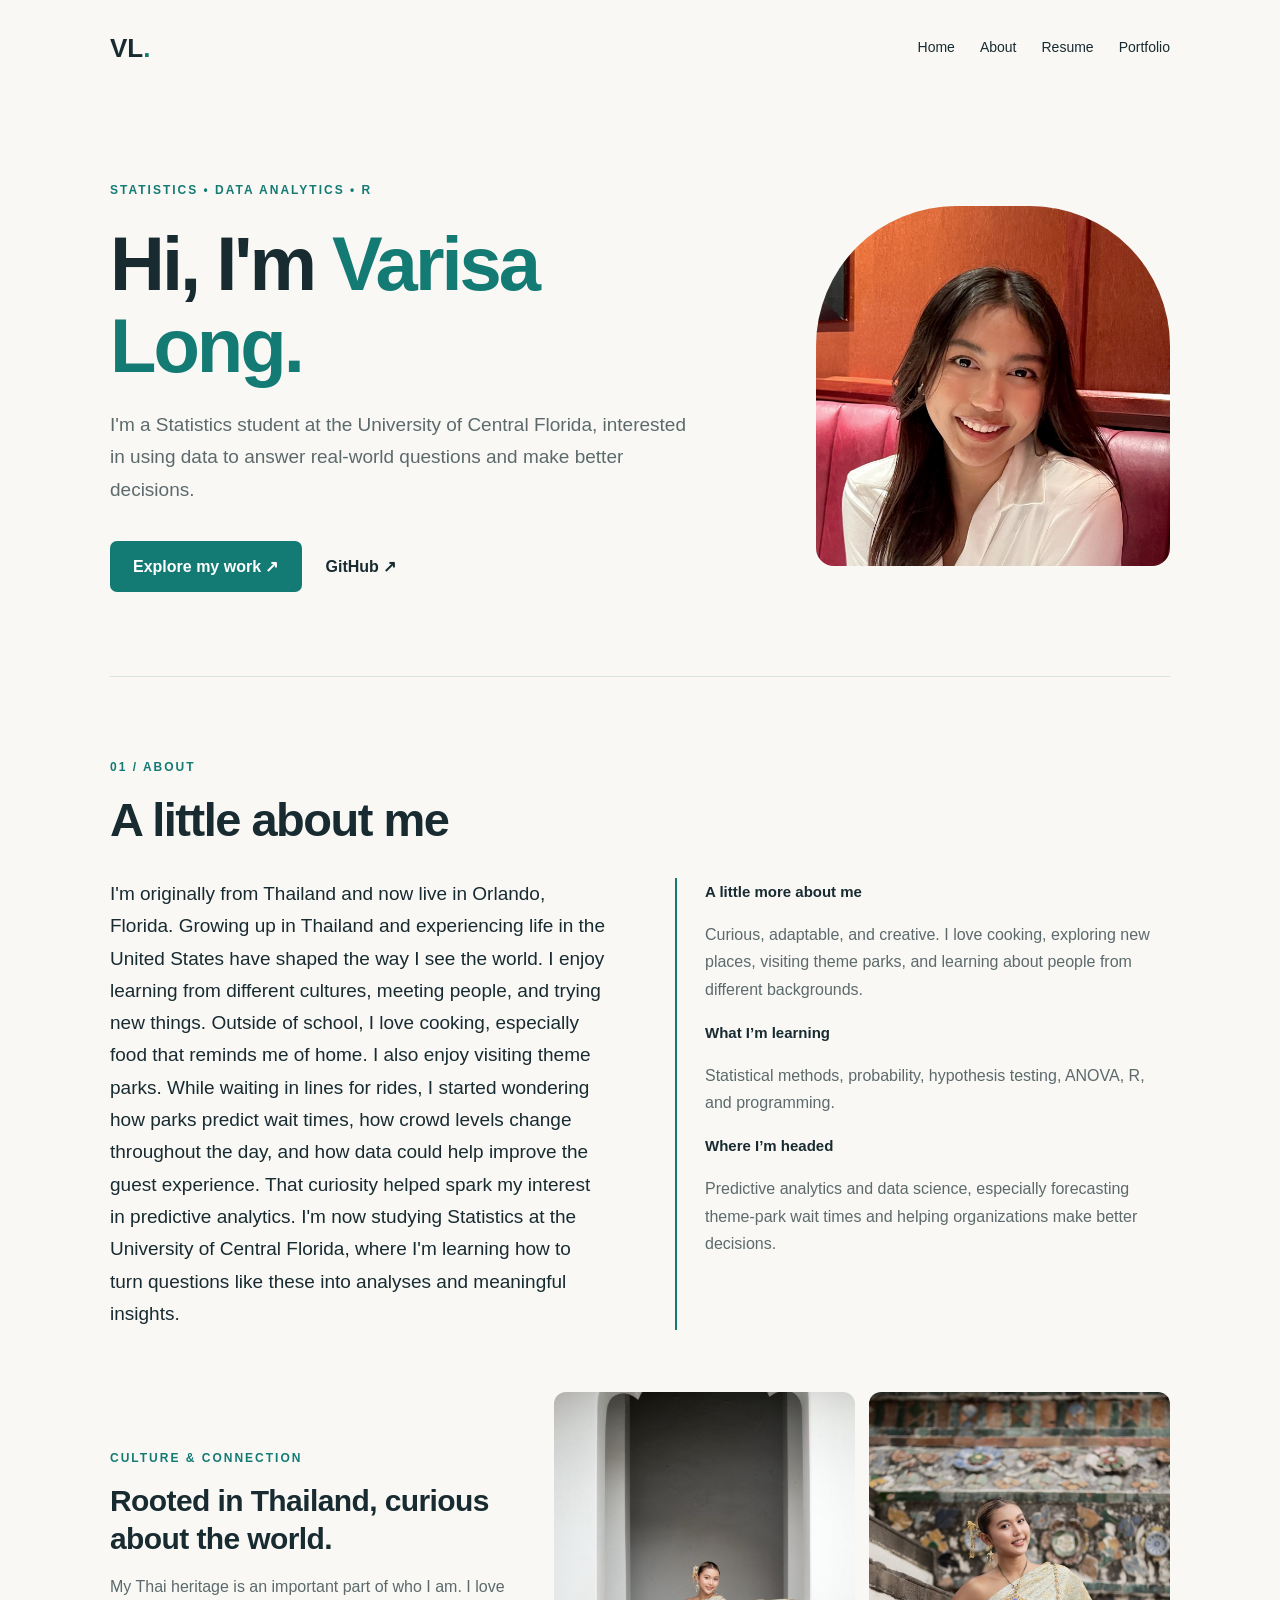
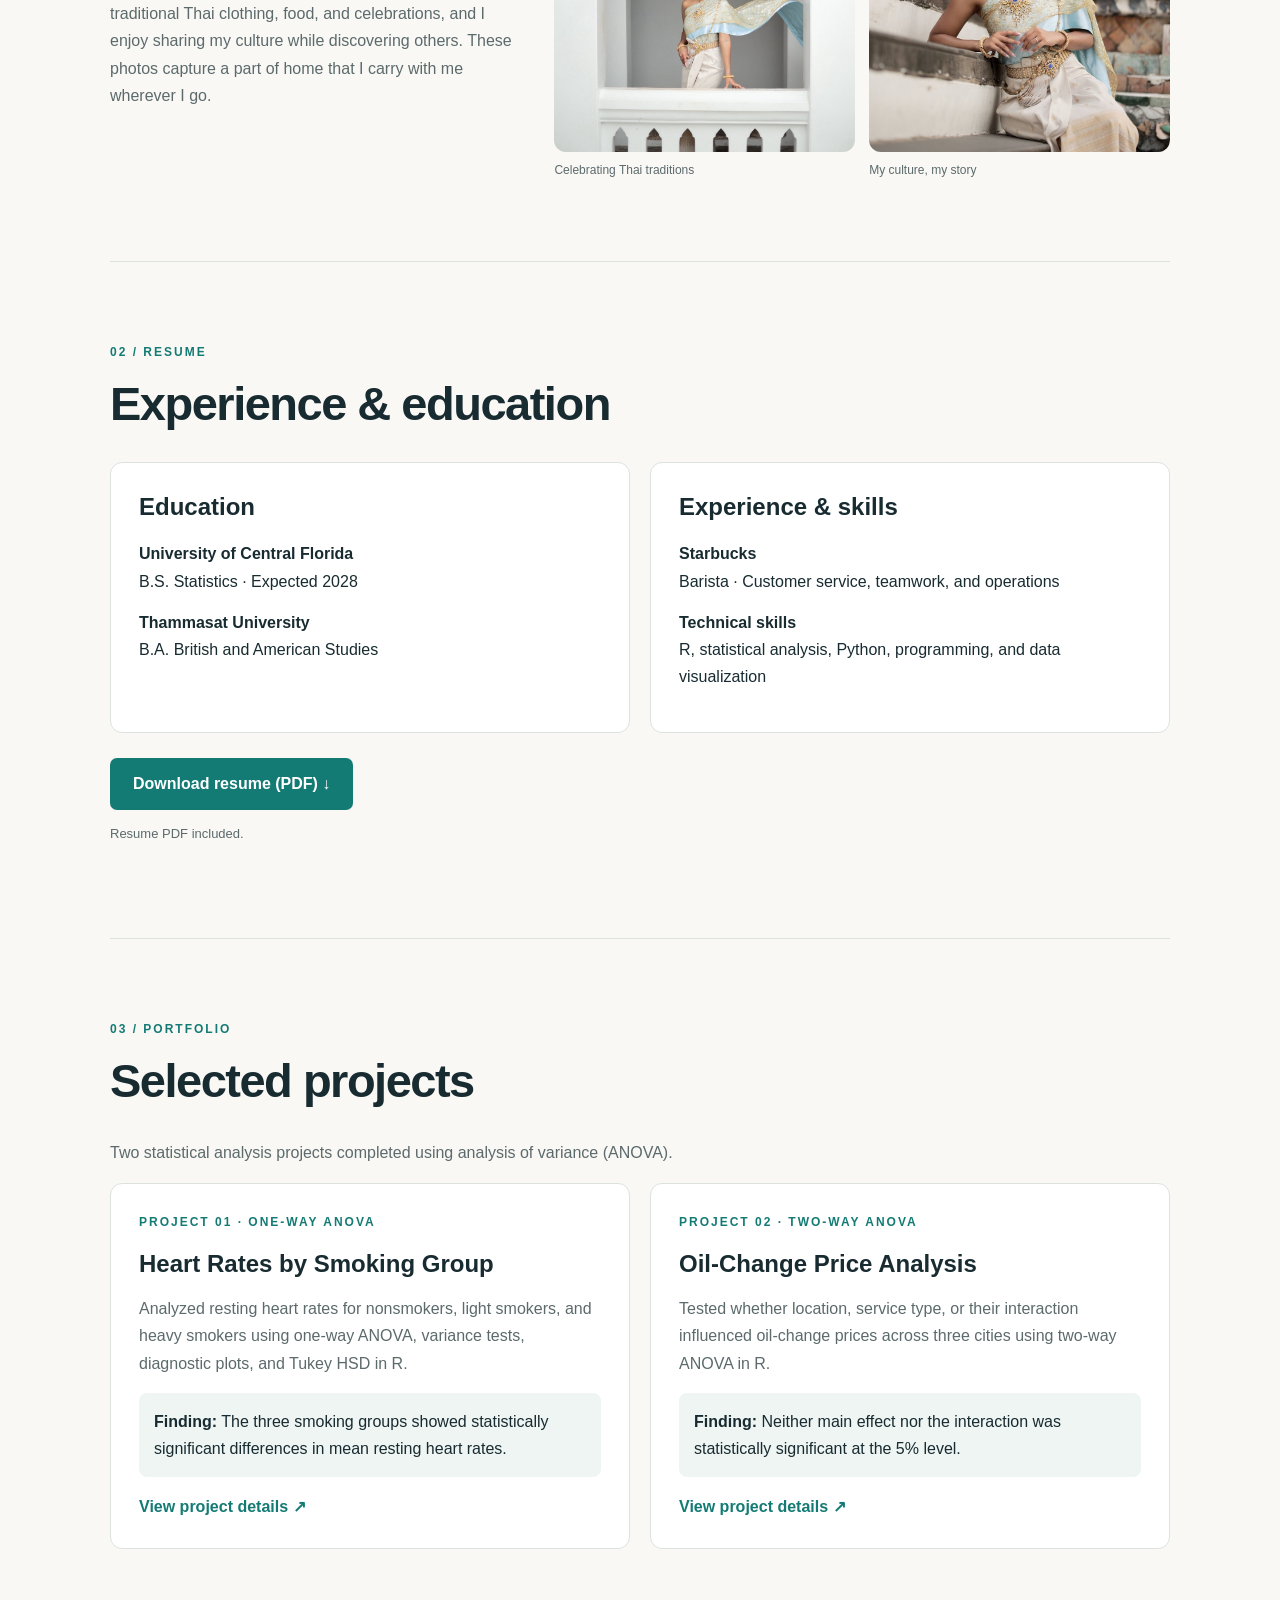
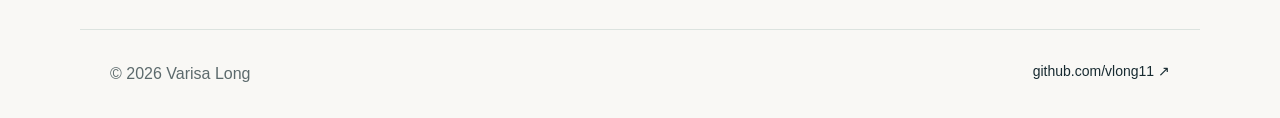
<file: index.html>
<!DOCTYPE html>

<html lang="en"><head><meta charset="utf-8"/><meta content="width=device-width,initial-scale=1" name="viewport"/><meta content="Varisa Long — Statistics student and aspiring data analyst" name="description"/><title>Varisa Long | Statistics &amp; Data Analytics</title><link href="style.css" rel="stylesheet"/></head><body><header><a class="logo" href="#home">VL<span>.</span></a><nav><a href="#home">Home</a><a href="#about">About</a><a href="#resume">Resume</a><a href="#portfolio">Portfolio</a></nav></header><main><section class="hero" id="home"><div><div class="eyebrow">STATISTICS • DATA ANALYTICS • R</div><h1>Hi, I'm <em>Varisa Long.</em></h1><p class="lead">I'm a Statistics student at the University of Central Florida, interested in using data to answer real-world questions and make better decisions.</p><div class="actions"><a class="btn" href="#portfolio">Explore my work ↗</a><a class="secondary" href="https://github.com/vlong11" rel="noopener" target="_blank">GitHub ↗</a></div></div><div class="portrait"><img alt="Portrait of Varisa Long" onerror="this.style.display='none';this.nextElementSibling.style.display='flex'" src="images/profile.jpg"/></div></section><section id="about"><div class="section-tag">01 / ABOUT</div><h2>A little about me</h2><div class="about-grid"><p>I'm originally from Thailand and now live in Orlando, Florida. Growing up in Thailand and experiencing life in the United States have shaped the way I see the world. I enjoy learning from different cultures, meeting people, and trying new things. Outside of school, I love cooking, especially food that reminds me of home. I also enjoy visiting theme parks. While waiting in lines for rides, I started wondering how parks predict wait times, how crowd levels change throughout the day, and how data could help improve the guest experience. That curiosity helped spark my interest in predictive analytics. I'm now studying Statistics at the University of Central Florida, where I'm learning how to turn questions like these into analyses and meaningful insights.</p><div class="detail"><strong>A little more about me</strong><p>Curious, adaptable, and creative. I love cooking, exploring new places, visiting theme parks, and learning about people from different backgrounds.</p><strong>What I’m learning</strong><p>Statistical methods, probability, hypothesis testing, ANOVA, R, and programming.</p><strong>Where I’m headed</strong><p>Predictive analytics and data science, especially forecasting theme-park wait times and helping organizations make better decisions.</p></div></div><div class="culture-story"><div class="culture-copy"><div class="section-tag">CULTURE &amp; CONNECTION</div><h3>Rooted in Thailand, curious about the world.</h3><p>My Thai heritage is an important part of who I am. I love traditional Thai clothing, food, and celebrations, and I enjoy sharing my culture while discovering others. These photos capture a part of home that I carry with me wherever I go.</p></div><div class="culture-photos"><figure><img alt="Varisa wearing a traditional Thai outfit beneath an architectural arch" loading="lazy" src="images/thai-traditional-portrait.jpg"/><figcaption>Celebrating Thai traditions</figcaption></figure><figure><img alt="Varisa wearing traditional Thai clothing at a historic temple" loading="lazy" src="images/thai-traditional-temple.jpg"/><figcaption>My culture, my story</figcaption></figure></div></div></section><section id="resume"><div class="section-tag">02 / RESUME</div><h2>Experience &amp; education</h2><div class="resume-grid"><article><h3>Education</h3><p><b>University of Central Florida</b><br/>B.S. Statistics · Expected 2028</p><p><b>Thammasat University</b><br/>B.A. British and American Studies</p></article><article><h3>Experience &amp; skills</h3><p><b>Starbucks</b><br/>Barista · Customer service, teamwork, and operations</p><p><b>Technical skills</b><br/>R, statistical analysis, Python, programming, and data visualization</p></article></div><a class="btn outline" download="" href="resume.pdf">Download resume (PDF) ↓</a><p class="note">Resume PDF included.</p></section><section id="portfolio"><div class="section-tag">03 / PORTFOLIO</div><h2>Selected projects</h2><p class="intro">Two statistical analysis projects completed using analysis of variance (ANOVA).</p><div class="projects"><article class="project"><div class="project-num">PROJECT 01 · ONE-WAY ANOVA</div><h3>Heart Rates by Smoking Group</h3><p>Analyzed resting heart rates for nonsmokers, light smokers, and heavy smokers using one-way ANOVA, variance tests, diagnostic plots, and Tukey HSD in R.</p><p class="finding"><b>Finding:</b> The three smoking groups showed statistically significant differences in mean resting heart rates.</p><a href="projects/heart-rates-anova.html">View project details ↗</a></article><article class="project"><div class="project-num">PROJECT 02 · TWO-WAY ANOVA</div><h3>Oil-Change Price Analysis</h3><p>Tested whether location, service type, or their interaction influenced oil-change prices across three cities using two-way ANOVA in R.</p><p class="finding"><b>Finding:</b> Neither main effect nor the interaction was statistically significant at the 5% level.</p><a href="projects/oil-change-anova.html">View project details ↗</a></article></div></section></main><footer><span>© 2026 Varisa Long</span><a href="https://github.com/vlong11" rel="noopener" target="_blank">github.com/vlong11 ↗</a></footer></body></html>
</file>
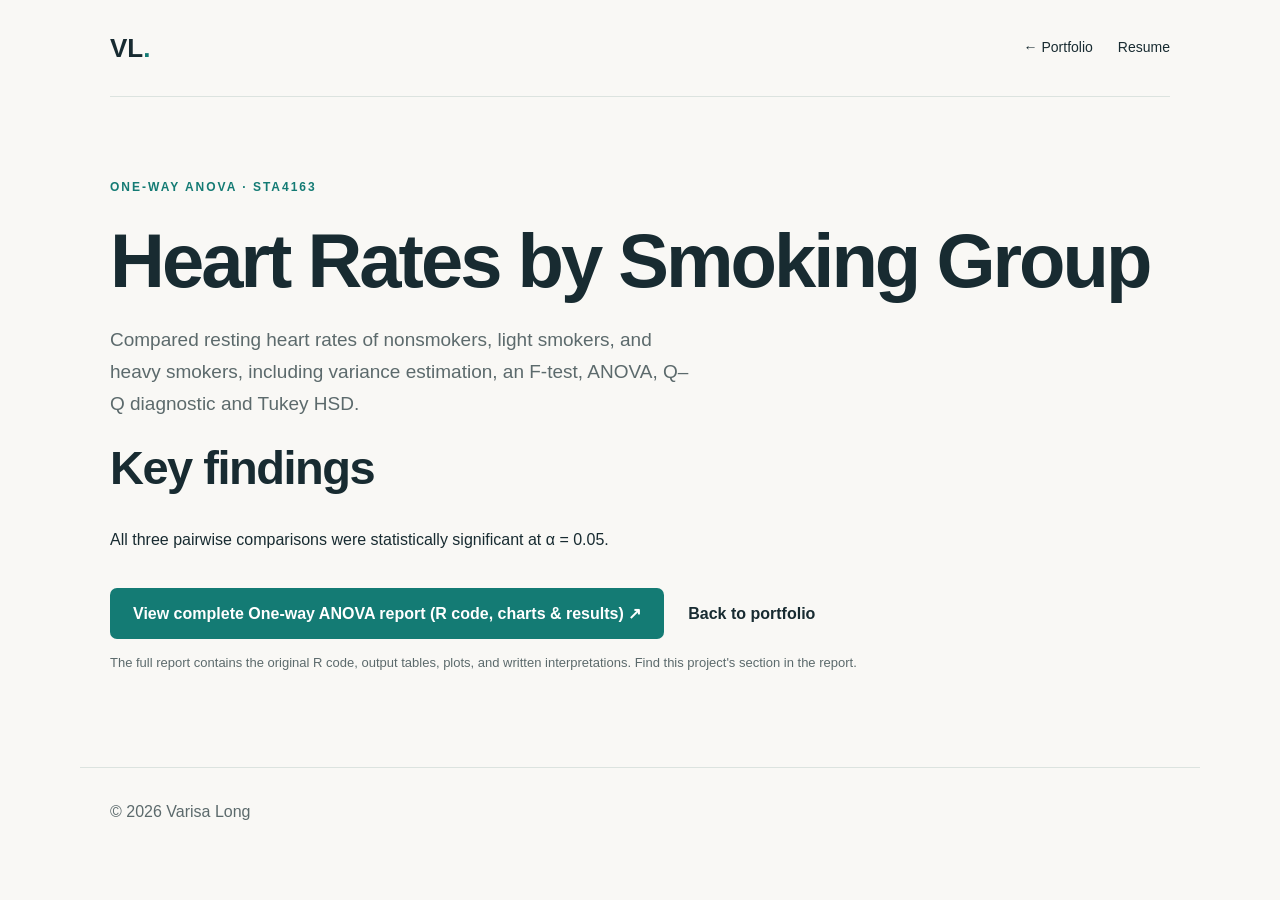
<file: projects/heart-rates-anova.html>
<!DOCTYPE html>
<html lang="en"><head><meta charset="utf-8"/><meta content="width=device-width,initial-scale=1" name="viewport"/><title>Heart Rates by Smoking Group | Varisa Long</title><link href="../style.css" rel="stylesheet"/></head><body><header><a class="logo" href="../index.html">VL<span>.</span></a><nav><a href="../index.html#portfolio">← Portfolio</a><a href="../index.html#resume">Resume</a></nav></header><main><section><div class="section-tag">ONE-WAY ANOVA · STA4163</div><h1>Heart Rates by Smoking Group</h1><p class="lead">Compared resting heart rates of nonsmokers, light smokers, and heavy smokers, including variance estimation, an F-test, ANOVA, Q–Q diagnostic and Tukey HSD.</p><h2>Key findings</h2><p>All three pairwise comparisons were statistically significant at α = 0.05.</p><div class="actions"><a class="btn" href="heart-rates-report.html" target="_blank">View complete One-way ANOVA report (R code, charts &amp; results) ↗</a><a class="secondary" href="../index.html#portfolio">Back to portfolio</a></div><p class="note">The full report contains the original R code, output tables, plots, and written interpretations. Find this project's section in the report.</p></section></main><footer>© 2026 Varisa Long</footer></body></html>
</file>
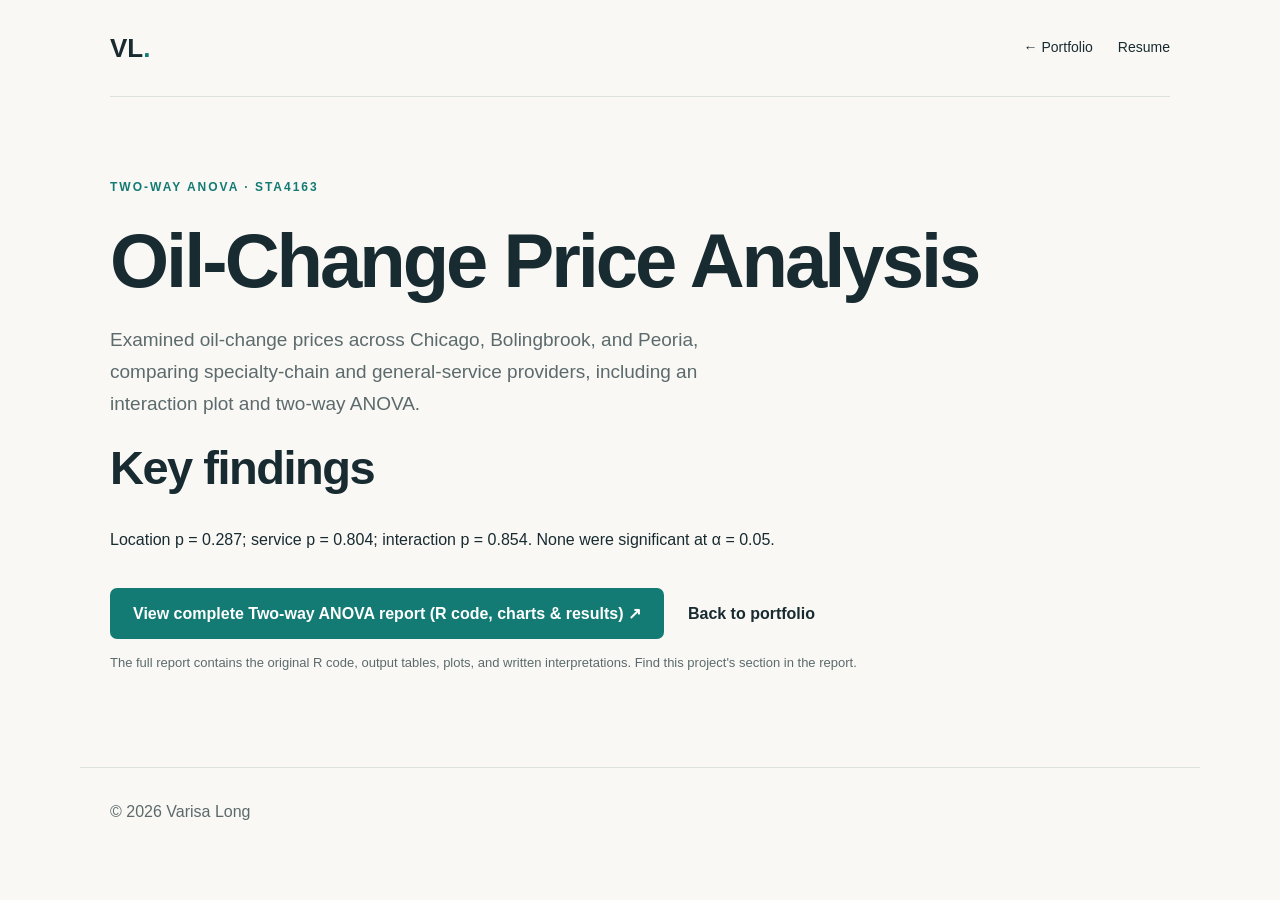
<file: projects/oil-change-anova.html>
<!DOCTYPE html>
<html lang="en"><head><meta charset="utf-8"/><meta content="width=device-width,initial-scale=1" name="viewport"/><title>Oil-Change Price Analysis | Varisa Long</title><link href="../style.css" rel="stylesheet"/></head><body><header><a class="logo" href="../index.html">VL<span>.</span></a><nav><a href="../index.html#portfolio">← Portfolio</a><a href="../index.html#resume">Resume</a></nav></header><main><section><div class="section-tag">TWO-WAY ANOVA · STA4163</div><h1>Oil-Change Price Analysis</h1><p class="lead">Examined oil-change prices across Chicago, Bolingbrook, and Peoria, comparing specialty-chain and general-service providers, including an interaction plot and two-way ANOVA.</p><h2>Key findings</h2><p>Location p = 0.287; service p = 0.804; interaction p = 0.854. None were significant at α = 0.05.</p><div class="actions"><a class="btn" href="oil-change-report.html" target="_blank">View complete Two-way ANOVA report (R code, charts &amp; results) ↗</a><a class="secondary" href="../index.html#portfolio">Back to portfolio</a></div><p class="note">The full report contains the original R code, output tables, plots, and written interpretations. Find this project's section in the report.</p></section></main><footer>© 2026 Varisa Long</footer></body></html>
</file>
<file: style.css>
:root{--bg:#f9f8f5;--ink:#182b31;--muted:#5c6a6c;--accent:#147b74;--line:#dce3df}*{box-sizing:border-box}html{scroll-behavior:smooth}body{margin:0;background:var(--bg);color:var(--ink);font:16px/1.7 -apple-system,BlinkMacSystemFont,'Segoe UI',sans-serif}header,main,footer{max-width:1120px;margin:auto}header{padding:26px 30px;display:flex;justify-content:space-between;align-items:center}.logo{font-weight:800;font-size:26px;color:var(--ink);text-decoration:none}.logo span,.eyebrow,.section-tag,.project-num{color:var(--accent)}nav{display:flex;gap:25px}nav a,footer a{color:var(--ink);text-decoration:none;font-size:14px}nav a:hover,.project a:hover{color:var(--accent)}main{padding:0 30px}.hero{min-height:580px;display:grid;grid-template-columns:1.35fr .75fr;gap:70px;align-items:center}.eyebrow,.section-tag,.project-num{font-size:12px;font-weight:800;letter-spacing:2px}h1{font-size:clamp(42px,6vw,76px);letter-spacing:-3px;line-height:1.08;margin:22px 0}h1 em{font-style:normal;color:var(--accent)}.lead{font-size:19px;max-width:590px;color:var(--muted)}.actions{display:flex;align-items:center;gap:24px;margin-top:35px}.btn{display:inline-block;background:var(--accent);color:white;text-decoration:none;border-radius:7px;padding:12px 23px;font-weight:650}.secondary{color:var(--ink);font-weight:650;text-decoration:none}.portrait{height:360px;background:#e5eeea;border-radius:140px 140px 18px 18px;overflow:hidden}.portrait img{width:100%;height:100%;object-fit:cover}.placeholder{display:none;height:100%;align-items:center;justify-content:center;text-align:center;color:#718580;flex-direction:column}.placeholder small{font-size:12px}section:not(.hero){padding:80px 0;border-top:1px solid var(--line)}h2{font-size:clamp(32px,4vw,47px);letter-spacing:-1.5px;line-height:1.2;margin:14px 0 30px}.about-grid{display:grid;grid-template-columns:1fr 1fr;gap:70px}.about-grid>p{font-size:19px;margin:0}.detail{border-left:2px solid var(--accent);padding-left:28px}.detail p,.intro,.note{color:var(--muted)}.detail strong{font-size:15px}.resume-grid,.projects{display:grid;grid-template-columns:1fr 1fr;gap:20px}.resume-grid article,.project{border:1px solid var(--line);border-radius:12px;background:white;padding:28px}.resume-grid h3,.project h3{margin:0 0 18px;font-size:24px;line-height:1.3}.resume-grid p{margin:14px 0}.outline{margin-top:25px}.note{font-size:13px}.project h3{margin:16px 0}.project p{color:var(--muted)}.project .finding{background:#eef5f2;border-radius:8px;padding:15px;color:var(--ink)}.project a{color:var(--accent);font-weight:700;text-decoration:none}footer{display:flex;justify-content:space-between;padding:30px;color:var(--muted);border-top:1px solid var(--line)}.project-detail{max-width:800px;margin:80px auto 120px}.project-detail h1{font-size:clamp(38px,5vw,62px)}.project-detail h2{font-size:25px;margin-top:40px}.back{color:var(--accent);text-decoration:none;font-weight:700}code{background:#e9eeeb;padding:2px 5px;border-radius:3px}@media(max-width:700px){header{align-items:flex-start;gap:15px;flex-direction:column}nav{flex-wrap:wrap;gap:15px}.hero,.about-grid,.resume-grid,.projects{grid-template-columns:1fr}.hero{padding:50px 0;gap:30px}.portrait{width:min(100%,300px);height:300px}.about-grid{gap:25px}section:not(.hero){padding:55px 0}footer{padding:25px 30px}h1{letter-spacing:-1.5px}}

/* Personal story and Thai cultural gallery */
.culture-story{margin-top:62px;display:grid;grid-template-columns:.8fr 1.2fr;gap:34px;align-items:center}.culture-copy h3{font-size:30px;line-height:1.25;letter-spacing:-.6px;margin:14px 0}.culture-copy p{color:var(--muted)}.culture-photos{display:grid;grid-template-columns:1fr 1fr;gap:14px}.culture-photos figure{margin:0}.culture-photos img{display:block;width:100%;height:360px;object-fit:cover;object-position:center;border-radius:12px}.culture-photos figcaption{font-size:12px;color:var(--muted);padding-top:8px}.portrait img{object-position:center 35%}@media(max-width:700px){.culture-story{grid-template-columns:1fr}.culture-photos img{height:260px}}
</file>
